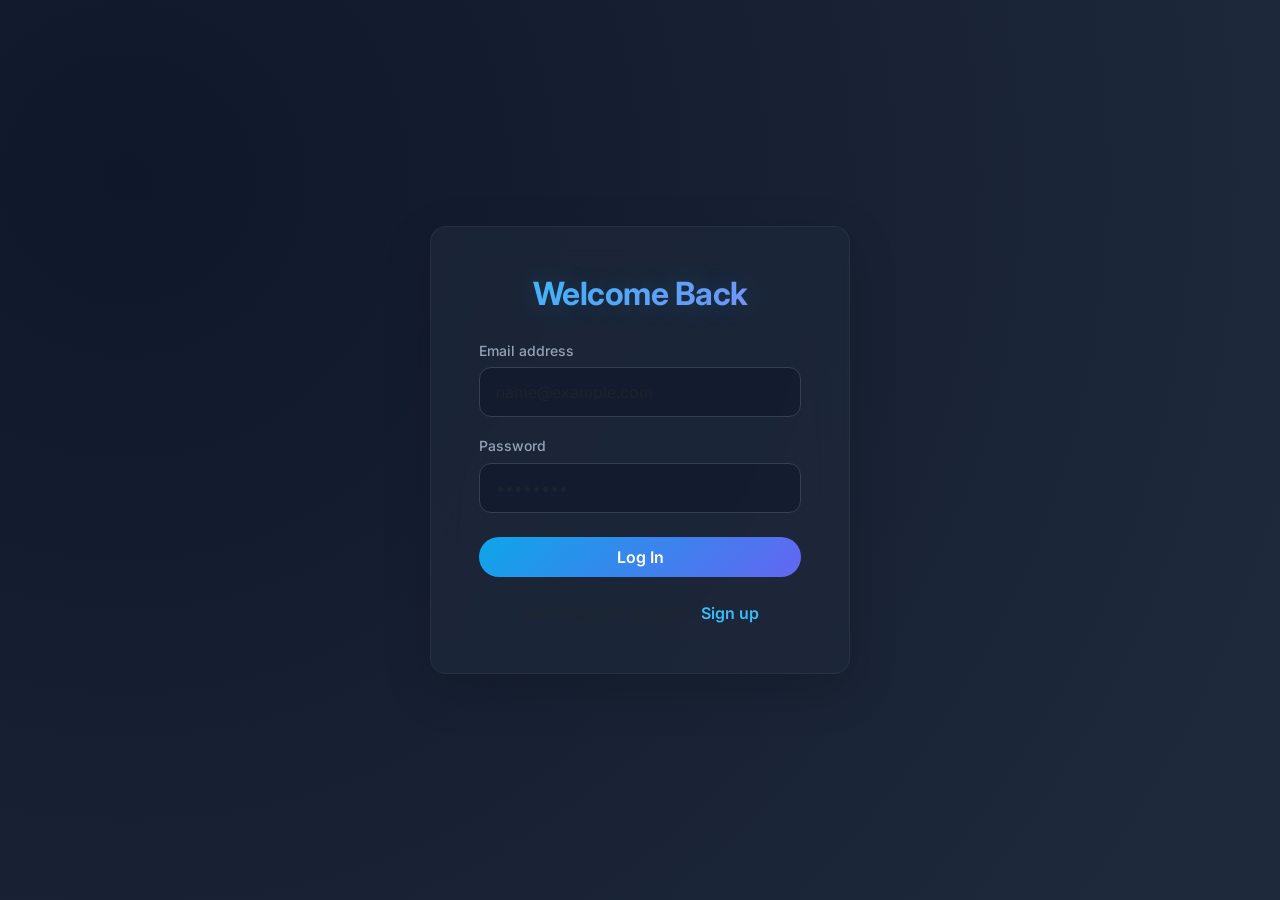
<file: html/index.html>
<!DOCTYPE html>
<html lang="en">
<head>
    <meta charset="UTF-8">
    <title>Redirecting...</title>
    <script>
        if(localStorage.getItem('jwt_token')) {
            window.location.href = 'profile.html';
        } else {
            window.location.href = 'login.html';
        }
    </script>
</head>
<body>
</body>
</html>
</file>
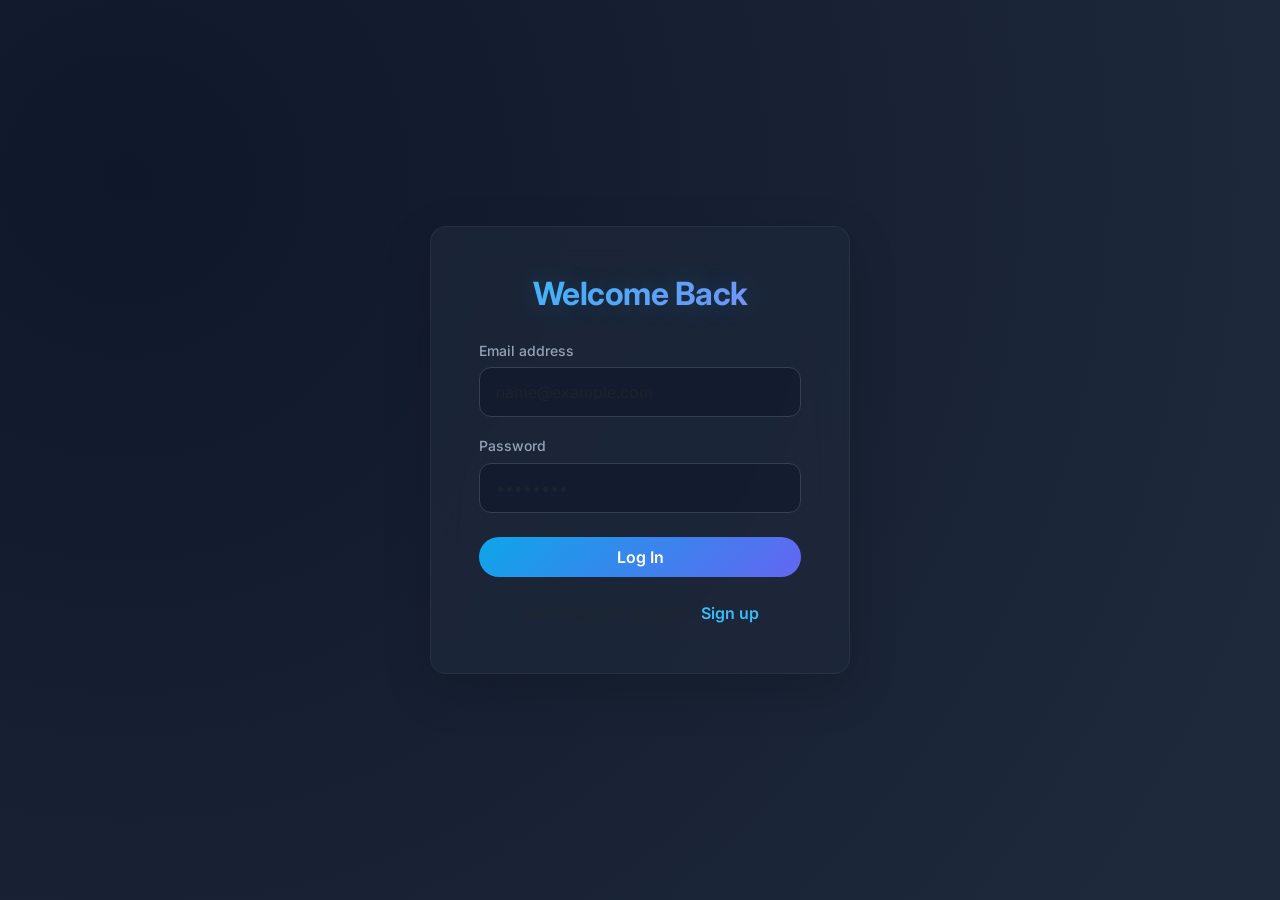
<file: html/login.html>
<!DOCTYPE html>
<html lang="en">
<head>
    <meta charset="UTF-8">
    <meta name="viewport" content="width=device-width, initial-scale=1.0">
    <title>Login | User System</title>
    <!-- Bootstrap CSS -->
    <link href="https://cdn.jsdelivr.net/npm/bootstrap@5.3.0/dist/css/bootstrap.min.css" rel="stylesheet">
    <!-- Premium custom styling -->
    <link rel="stylesheet" href="../css/style.css">
    <!-- Google Fonts -->
    <link href="https://fonts.googleapis.com/css2?family=Inter:wght@400;500;600;700&display=swap" rel="stylesheet">
</head>
<body class="d-flex align-items-center justify-content-center min-vh-100 dark-theme">

    <div class="glass-card shadow-lg p-5 rounded-4 auth-container">
        <h2 class="text-center mb-4 neon-text">Welcome Back</h2>
        <div id="alertBox" class="alert d-none"></div>

        <form id="loginForm">
            <div class="mb-3 input-group-custom">
                <label for="email" class="form-label">Email address</label>
                <input type="email" class="form-control premium-input" id="email" placeholder="name@example.com" required>
            </div>
            <div class="mb-4 input-group-custom">
                <label for="password" class="form-label">Password</label>
                <input type="password" class="form-control premium-input" id="password" placeholder="••••••••" required>
            </div>
            <button type="button" id="loginBtn" class="btn btn-primary w-100 gradient-btn rounded-pill glow-effect py-2 fw-semibold">Log In</button>
        </form>

        <div class="mt-4 text-center text-muted text-sm">
            Don't have an account? <a href="register.html" class="text-decoration-none accent-link fw-semibold">Sign up</a>
        </div>
    </div>

    <!-- JQuery -->
    <script src="https://code.jquery.com/jquery-3.6.0.min.js"></script>
    <script src="../js/login.js"></script>
</body>
</html>
</file>
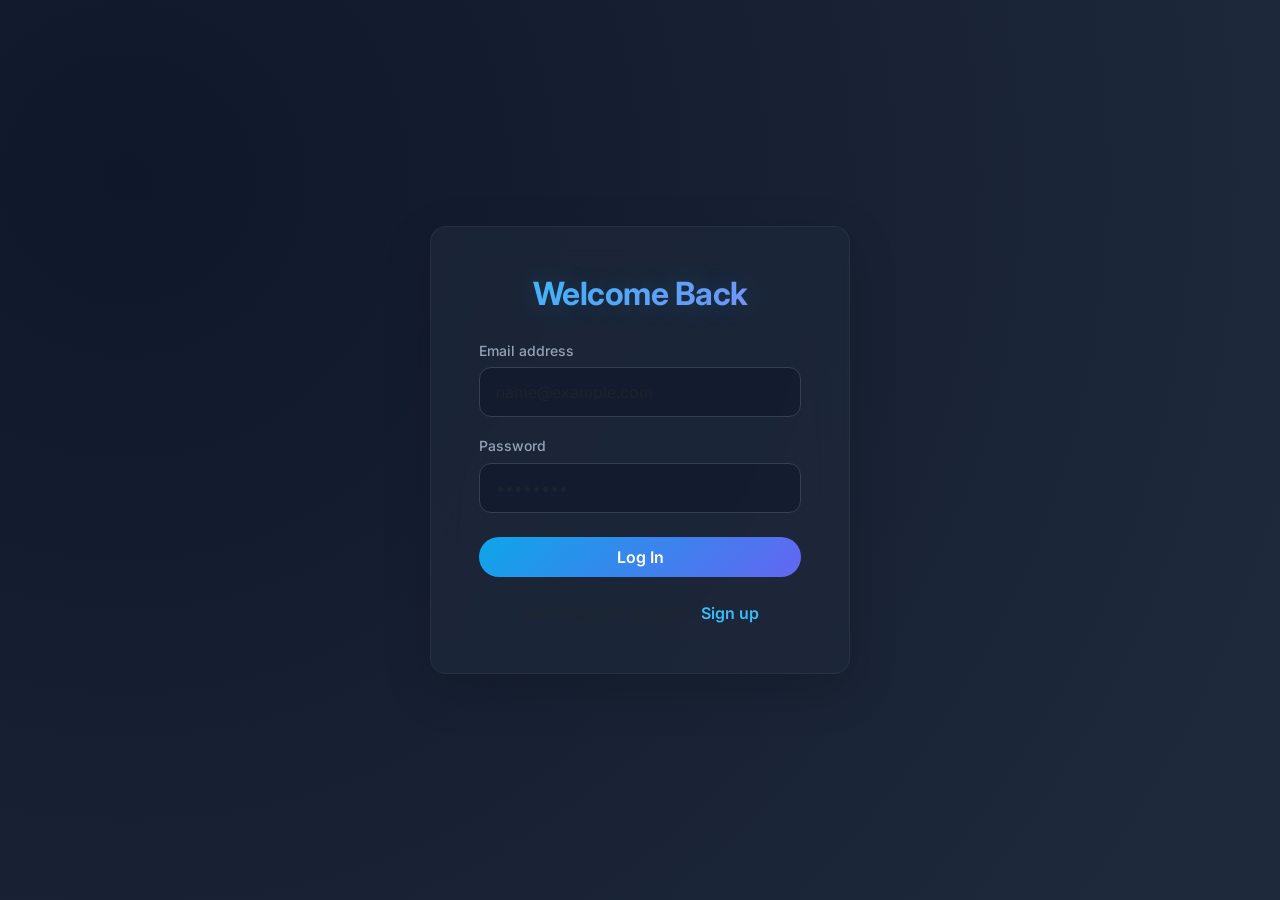
<file: html/profile.html>
<!DOCTYPE html>
<html lang="en">
<head>
    <meta charset="UTF-8">
    <meta name="viewport" content="width=device-width, initial-scale=1.0">
    <title>Profile | User System</title>
    <!-- Bootstrap CSS -->
    <link href="https://cdn.jsdelivr.net/npm/bootstrap@5.3.0/dist/css/bootstrap.min.css" rel="stylesheet">
    <!-- Premium custom styling -->
    <link rel="stylesheet" href="../css/style.css">
    <!-- Google Fonts -->
    <link href="https://fonts.googleapis.com/css2?family=Inter:wght@400;500;600;700&display=swap" rel="stylesheet">
</head>
<body class="d-flex align-items-center justify-content-center min-vh-100 dark-theme">

    <div class="glass-card shadow-lg p-5 rounded-4 auth-container wide-container">
        <div class="d-flex justify-content-between align-items-center mb-4">
            <h2 class="neon-text mb-0">Your Profile</h2>
            <button id="logoutBtn" class="btn btn-outline-danger rounded-pill fw-semibold btn-sm px-3">Logout</button>
        </div>
        
        <div id="alertBox" class="alert d-none"></div>

        <form id="profileForm">
            <div class="row">
                <div class="col-md-6 mb-3 input-group-custom">
                    <label for="email" class="form-label">Email address (Read Only)</label>
                    <input type="email" class="form-control premium-input text-muted" id="email" disabled>
                </div>
                <div class="col-md-6 mb-3 input-group-custom">
                    <label for="name" class="form-label">Full Name</label>
                    <input type="text" class="form-control premium-input" id="name" required>
                </div>
            </div>

            <div class="row">
                <div class="col-md-4 mb-3 input-group-custom">
                    <label for="age" class="form-label">Age</label>
                    <input type="number" class="form-control premium-input" id="age" placeholder="25">
                </div>
                <div class="col-md-4 mb-3 input-group-custom">
                    <label for="dob" class="form-label">Date of Birth</label>
                    <input type="date" class="form-control premium-input" id="dob">
                </div>
                <div class="col-md-4 mb-3 input-group-custom">
                    <label for="contact" class="form-label">Contact Number</label>
                    <input type="text" class="form-control premium-input" id="contact" placeholder="+1 234 567 8900">
                </div>
            </div>

            <button type="button" id="updateProfileBtn" class="btn btn-primary w-100 gradient-btn rounded-pill glow-effect py-2 mt-3 fw-semibold">Save Changes</button>
        </form>
    </div>

    <!-- JQuery -->
    <script src="https://code.jquery.com/jquery-3.6.0.min.js"></script>
    <script src="../js/profile.js"></script>
</body>
</html>
</file>
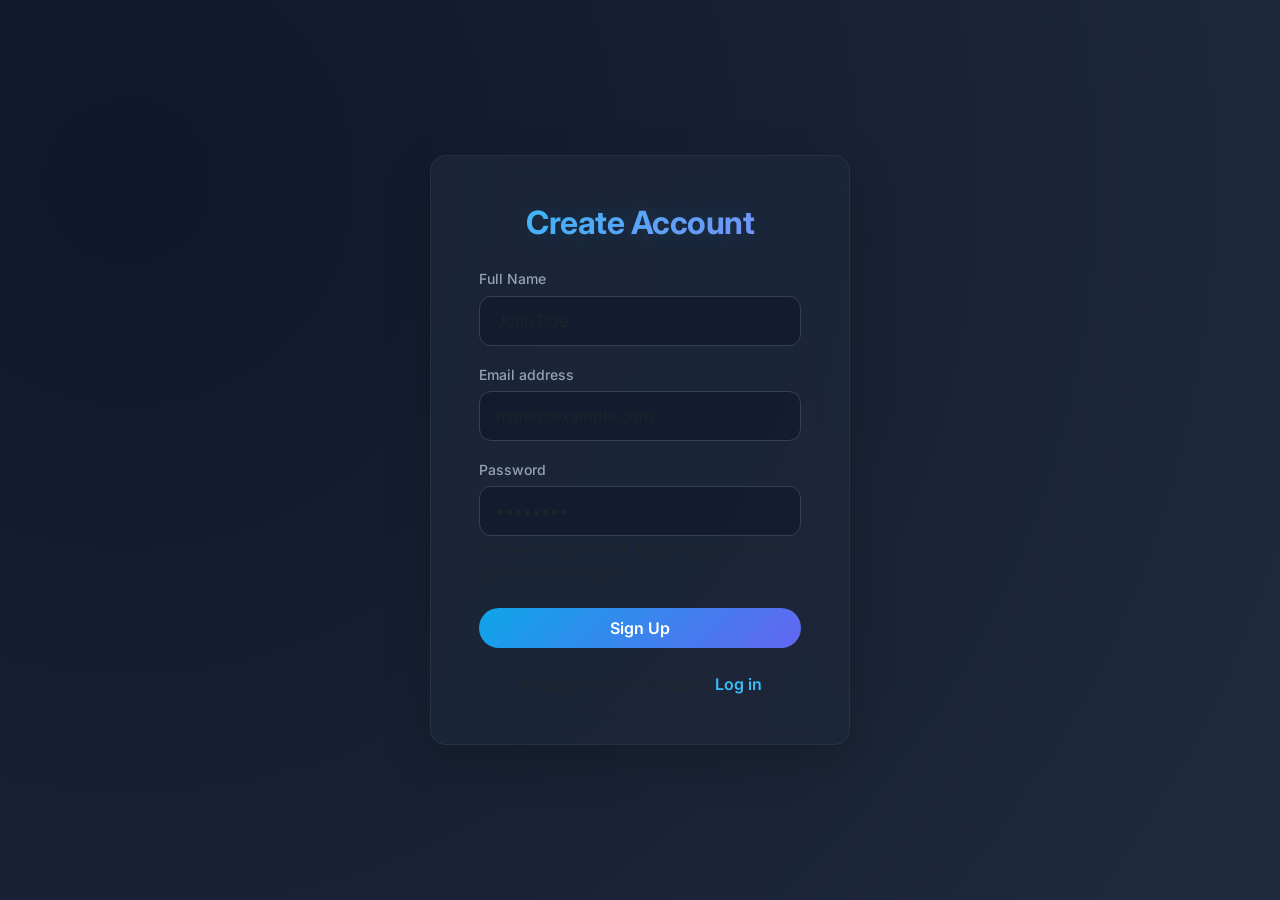
<file: html/register.html>
<!DOCTYPE html>
<html lang="en">
<head>
    <meta charset="UTF-8">
    <meta name="viewport" content="width=device-width, initial-scale=1.0">
    <title>Registration | User System</title>
    <!-- Bootstrap CSS for layout/forms -->
    <link href="https://cdn.jsdelivr.net/npm/bootstrap@5.3.0/dist/css/bootstrap.min.css" rel="stylesheet">
    <!-- Premium custom styling -->
    <link rel="stylesheet" href="../css/style.css">
    <!-- Google Fonts -->
    <link href="https://fonts.googleapis.com/css2?family=Inter:wght@400;500;600;700&display=swap" rel="stylesheet">
</head>
<body class="d-flex align-items-center justify-content-center min-vh-100 dark-theme">

    <div class="glass-card shadow-lg p-5 rounded-4 auth-container">
        <h2 class="text-center mb-4 neon-text">Create Account</h2>
        <div id="alertBox" class="alert d-none"></div>

        <form id="registerForm">
            <div class="mb-3 input-group-custom">
                <label for="name" class="form-label">Full Name</label>
                <input type="text" class="form-control premium-input" id="name" placeholder="John Doe" required>
            </div>
            <div class="mb-3 input-group-custom">
                <label for="email" class="form-label">Email address</label>
                <input type="email" class="form-control premium-input" id="email" placeholder="name@example.com" required>
            </div>
            <div class="mb-4 input-group-custom">
                <label for="password" class="form-label">Password</label>
                <input type="password" class="form-control premium-input" id="password" placeholder="••••••••" required>
                <small class="text-muted">
                Password must contain 1 uppercase, 1 number, 1 symbol (min 8 chars)
                </small>
            </div>
            <button type="button" id="registerBtn" class="btn btn-primary w-100 gradient-btn rounded-pill glow-effect py-2 fw-semibold">Sign Up</button>
        </form>

        <div class="mt-4 text-center text-muted text-sm">
            Already have an account? <a href="login.html" class="text-decoration-none accent-link fw-semibold">Log in</a>
        </div>
    </div>

    <!-- JQuery -->
    <script src="https://code.jquery.com/jquery-3.6.0.min.js"></script>
    <script src="../js/register.js"></script>
</body>
</html>
</file>
<file: css/style.css>
/* Google Fonts */
body {
    font-family: 'Inter', sans-serif;
    margin: 0;
    padding: 0;
    background-color: #0f172a;
    background-image: radial-gradient(circle at 10% 20%, /* rgba(14, 21, 35, 1) */ #0f172a 0%, #1e293b 90%);
    color: #e2e8f0;
}

/* Glassmorphism Cards */
.glass-card {
    background: rgba(30, 41, 59, 0.7);
    backdrop-filter: blur(16px);
    -webkit-backdrop-filter: blur(16px);
    border: 1px solid rgba(255, 255, 255, 0.05);
    box-shadow: 0 25px 50px -12px rgba(0, 0, 0, 0.5);
}

.auth-container {
    width: 100%;
    max-width: 420px;
}

.wide-container {
    max-width: 700px;
}

/* Neon Text */
.neon-text {
    color: #fff;
    font-weight: 700;
    letter-spacing: -0.5px;
    background: linear-gradient(135deg, #38bdf8 0%, #818cf8 100%);
    -webkit-background-clip: text;
    -webkit-text-fill-color: transparent;
    text-shadow: 0 0 30px rgba(56, 189, 248, 0.2);
}

/* Premium Inputs */
.premium-input {
    background: rgba(15, 23, 42, 0.6) !important;
    border: 1px solid #334155 !important;
    color: #f8fafc !important;
    border-radius: 12px;
    padding: 0.75rem 1rem;
    transition: all 0.3s ease;
}

.premium-input:focus {
    background: rgba(15, 23, 42, 0.8) !important;
    border-color: #38bdf8 !important;
    box-shadow: 0 0 0 4px rgba(56, 189, 248, 0.1) !important;
}

.form-label {
    color: #94a3b8;
    font-size: 0.875rem;
    font-weight: 500;
    margin-bottom: 0.4rem;
}

/* Gradient Buttons */
.gradient-btn {
    background: linear-gradient(135deg, #0ea5e9 0%, #6366f1 100%);
    border: none;
    transition: all 0.3s ease;
}

.gradient-btn:hover {
    background: linear-gradient(135deg, #0284c7 0%, #4f46e5 100%);
    transform: translateY(-2px);
    box-shadow: 0 10px 20px -10px rgba(99, 102, 241, 0.6);
}

.gradient-btn:active {
    transform: translateY(0);
}

.accent-link {
    color: #38bdf8;
    transition: color 0.2s ease;
}

.accent-link:hover {
    color: #7dd3fc;
    text-decoration: underline !important;
}

/* Alerts custom styling */
.alert {
    border: none;
    border-radius: 10px;
    font-weight: 500;
    font-size: 0.9rem;
}
.alert-danger {
    background: rgba(239, 68, 68, 0.1);
    color: #fca5a5;
    border: 1px solid rgba(239, 68, 68, 0.2);
}
.alert-success {
    background: rgba(34, 197, 94, 0.1);
    color: #86efac;
    border: 1px solid rgba(34, 197, 94, 0.2);
}
</file>
